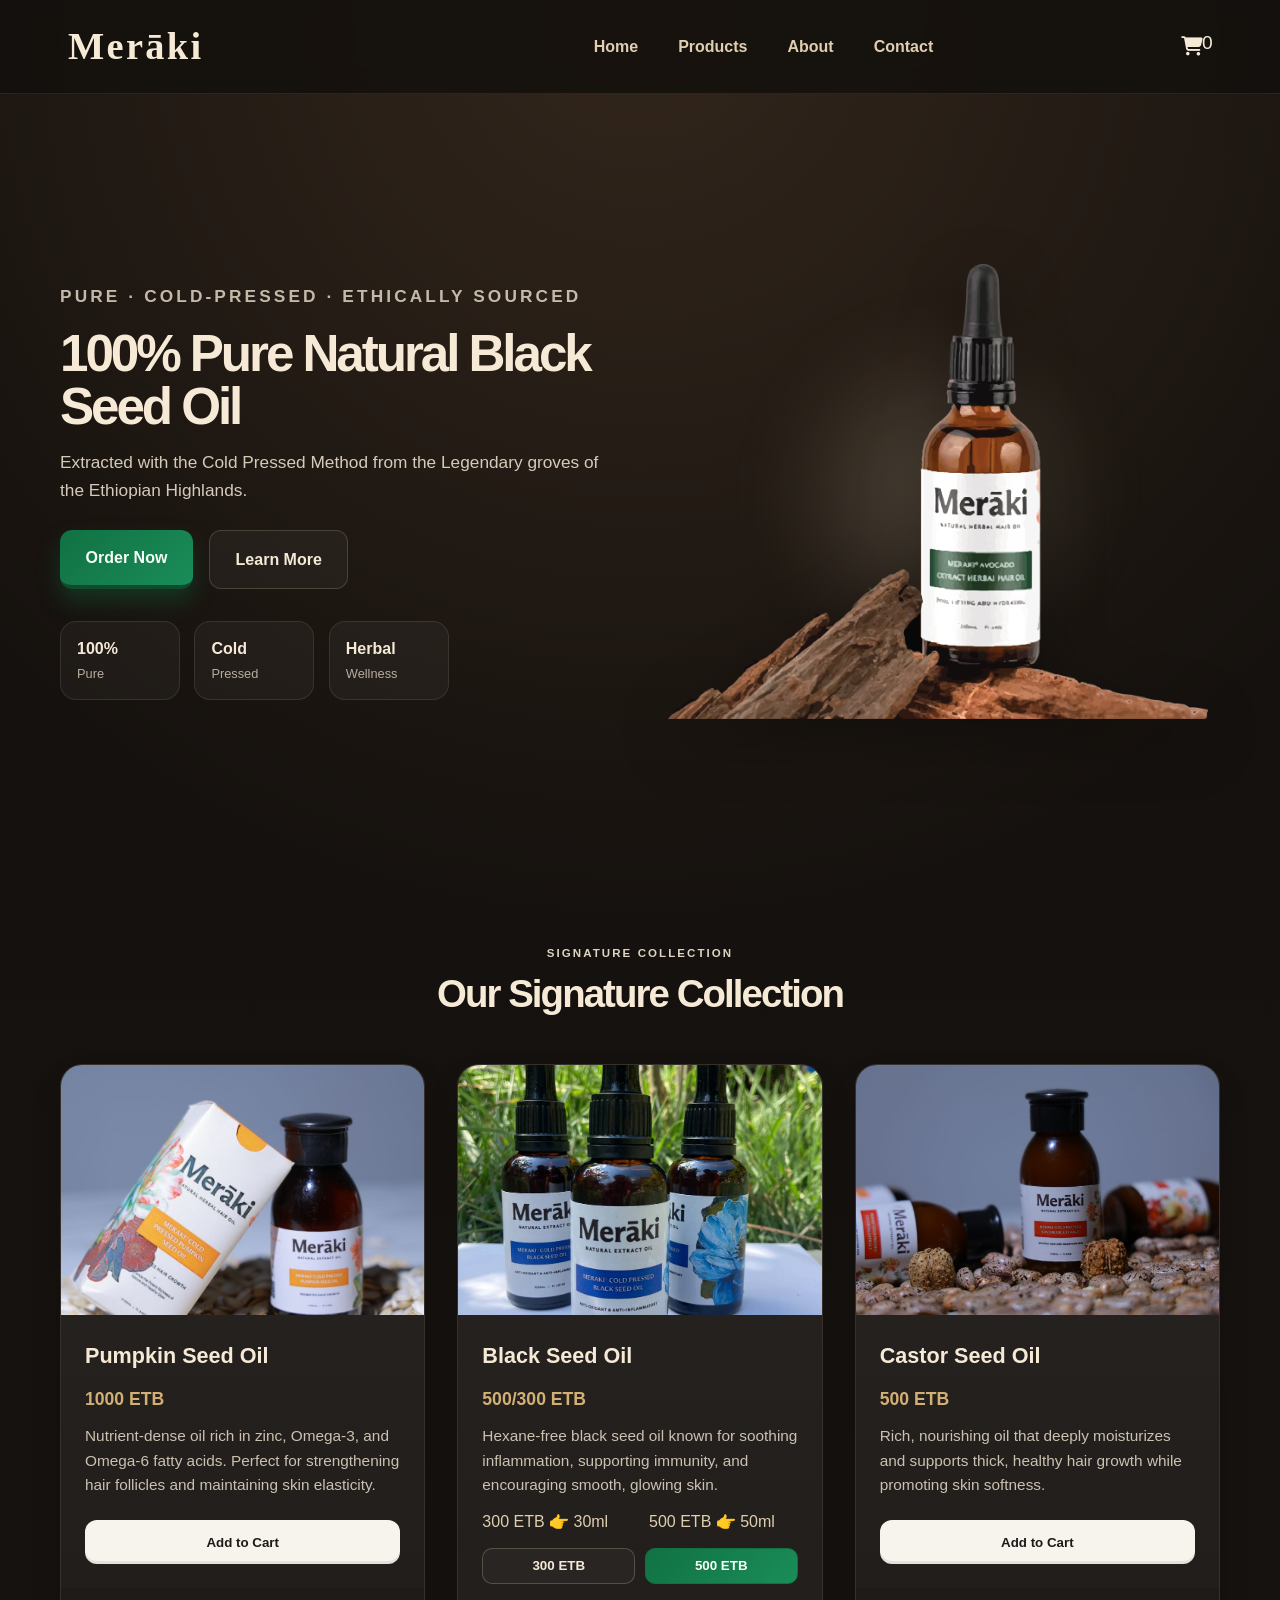
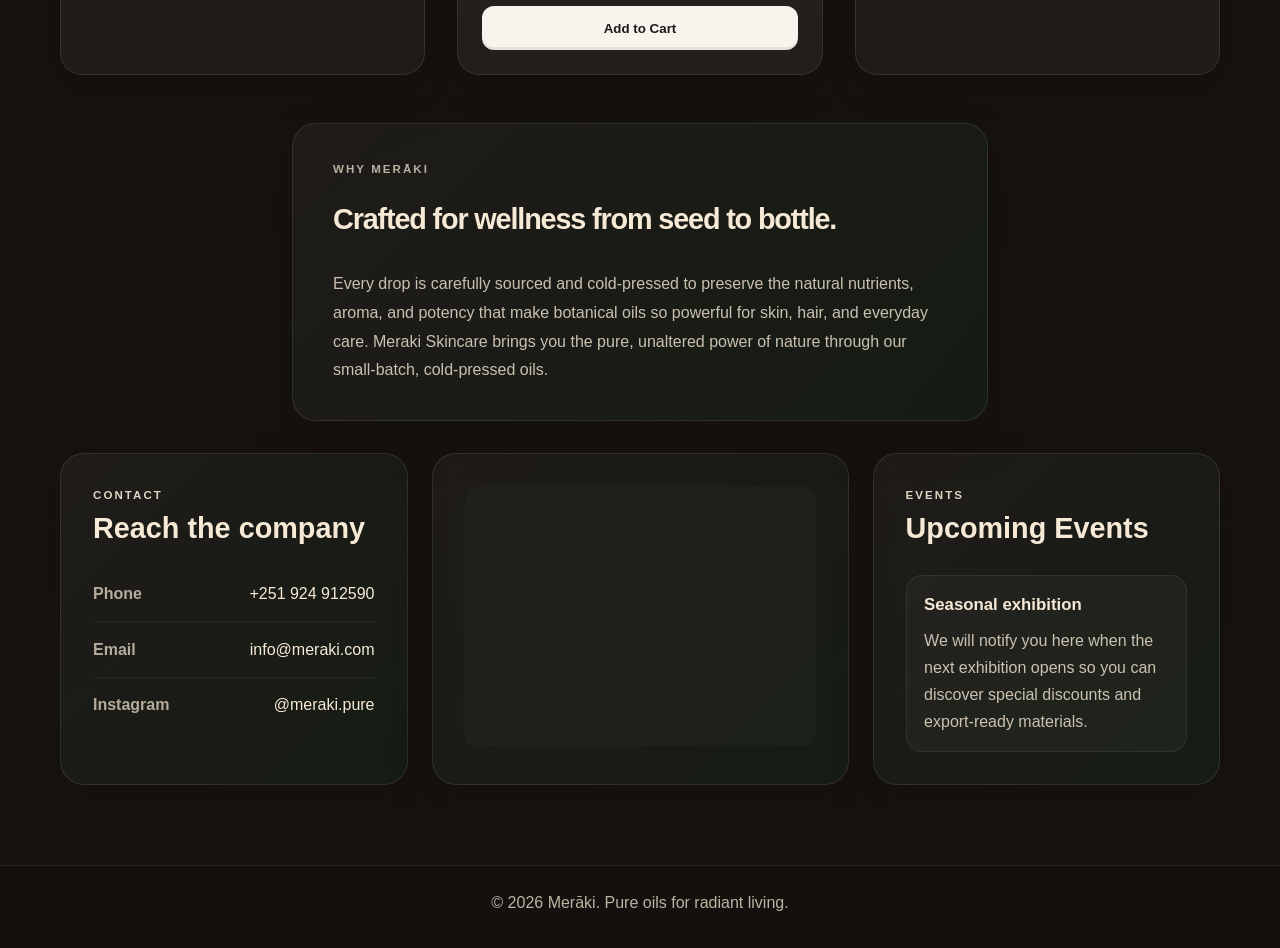
<file: index.html>
<!DOCTYPE html>
<html lang="en">
  <head>
    <meta charset="UTF-8" />
    <meta name="viewport" content="width=device-width, initial-scale=1.0" />
    <title>Merāki | Pure Natural Black Seed Oil</title>
    <link rel="stylesheet" href="https://cdnjs.cloudflare.com/ajax/libs/font-awesome/6.5.2/css/all.min.css" crossorigin="anonymous" referrerpolicy="no-referrer" />
    <link rel="stylesheet" href="style.css" />
  </head>
  <body>
    <header>
      <nav>
        <div class="logo">
          <h1>Merāki</h1>
        </div>

        <a href="cart.html" class="header-cart" aria-label="Open cart" title="Open cart">
          <i class="fa-solid fa-cart-shopping" aria-hidden="true"></i>
          <span id="cart-count" class="cart-count-badge">0</span>
        </a>

        <input type="checkbox" id="menu-toggle" aria-label="Toggle navigation menu" />
        <label class="menu-icon" for="menu-toggle" aria-label="Toggle menu">
          <span class="bar"></span>
          <span class="bar"></span>
          <span class="bar"></span>
        </label>
        

        <div class="nav-links">
          <a href="#home">Home</a>
          <a href="#products">Products</a>
          <a href="#about">About</a>
          <a href="#contact">Contact</a>
        </div>
      </nav>
    </header>

    <main>
      <section class="hero" id="home">
        <div class="hero-visual">
          <img
            class="hero-icon"
            src="pic_No_2.png"
            alt="Black seed oil bottle"
          />
        </div>

        <div class="hero-content">
          <p class="eyebrow">Pure · Cold-Pressed · Ethically Sourced</p>
          <h2>100% Pure Natural Black Seed Oil</h2>
          <p>
            Extracted with the Cold Pressed Method from the Legendary groves of
            the Ethiopian Highlands.
          </p>

          <div class="hero-actions">
            <a href="#products" class="btn btn-hero">Order Now </a>
            <a href="#about" class="btn btn-secondary">Learn More</a>
          </div>

          <div class="hero-stats">
            <div class="stat">
              <strong>100%</strong>
              <span>Pure</span>
            </div>
            <div class="stat">
              <strong>Cold</strong>
              <span>Pressed</span>
            </div>
            <div class="stat">
              <strong>Herbal</strong>
              <span>Wellness</span>
            </div>
          </div>
        </div>
      </section>

      <section class="products-container" id="products">
        <div class="section-heading">
          <p class="eyebrow">Signature collection</p>
          <h2 class="section-title">Our Signature Collection</h2>
        </div>
        <div class="product-grid">
          <article class="product-card">
            <img
              src="pumpkinseed-oil.png"
              alt="Pumpkin seed oil bottle for hair and skin nourishment"
            />
            <div class="product-info">
              <h3 class="product-title">Pumpkin Seed Oil</h3>
              <p class="product-price">1000 ETB</p>
              <p class="product-desc">
                Nutrient-dense oil rich in zinc, Omega-3, and Omega-6 fatty
                acids. Perfect for strengthening hair follicles and maintaining
                skin elasticity.
              </p>
              <button
                type="button"
                class="btn add-to-cart"
                data-id="pumpkin-seed-oil"
                data-name="Pumpkin Seed Oil"
                data-price="1000"
                data-image="pumpkinseed-oil.png"
                data-category="Hair Care"
              >
                Add to Cart
              </button>
            </div>
          </article>
          <article class="product-card">
            <img
              src="picno5.jpg"
              alt="Black seed oil bottle for wellness, immunity, and skin health"
            />
            <div class="product-info">
              <h3 class="product-title">Black Seed Oil</h3>
              <p class="product-price">500/300 ETB</p>
              <p class="product-desc">
                Hexane-free black seed oil known for soothing inflammation,
                supporting immunity, and encouraging smooth, glowing skin.
              </p>
              <p>300 ETB &#128073  30ml  &emsp;&emsp; 500 ETB &#128073  50ml</p>
               
              <div class="product-choices" aria-label="Choose Black Seed Oil size">
                <button type="button" class="variant-option" data-price="300">300 ETB</button>
                <button type="button" class="variant-option is-selected" data-price="500">500 ETB</button>                
              </div>
              <button
                type="button"
                class="btn add-to-cart"
                data-id="black-seed-oil"
                data-name="Black Seed Oil"
                data-price="500"
                data-image="picno5.jpg"
                data-category="Wellness"
              >
                Add to Cart
              </button>
            </div>
          </article>
          <article class="product-card">
            <img
              src="castor-oil.png"
              alt="Castor seed oil bottle for hair growth and deep hydration"
            />
            <div class="product-info">
              <h3 class="product-title">Castor Seed Oil</h3>
              <p class="product-price">500 ETB</p>
              <p class="product-desc">
                Rich, nourishing oil that deeply moisturizes and supports thick,
                healthy hair growth while promoting skin softness.
              </p>
              <button
                type="button"
                class="btn add-to-cart"
                data-id="castor-seed-oil"
                data-name="Castor Seed Oil"
                data-price="500"
                data-image="castor-oil.png"
                data-category="Skin Care"
              >
                Add to Cart
              </button>
            </div>
          </article>
        </div>
      </section>

      <section class="about-section" id="about">
        <div class="about-card">
          <p class="eyebrow">Why Merāki</p>
          <h3>Crafted for wellness from seed to bottle.</h3>
          <p>
            Every drop is carefully sourced and cold-pressed to preserve the
            natural nutrients, aroma, and potency that make botanical oils so
            powerful for skin, hair, and everyday care. Meraki Skincare brings you the pure, unaltered power of nature through our small-batch, cold-pressed oils.
          </p>
        </div>
      </section>

      <section class="company-contact" id="contact">
        <div class="contact-info-card">
          <p class="eyebrow">Contact</p>
          <h3>Reach the company</h3>
          <div class="contact-row">
            <span class="contact-label">Phone</span>
            <a href="tel:+251924912590 ">+251 924 912590</a>
          </div>
          <div class="contact-row">
            <span class="contact-label">Email</span>
            <a href="mailto:info@meraki.com">info@meraki.com</a>
          </div>
          <div class="contact-row">
            <span class="contact-label">Instagram</span>
            <a href="https://www.instagram.com/meraki.pure/" target="_blank" rel="noreferrer">@meraki.pure</a>
          </div>
        </div>

        <div class="map-card" aria-label="Map location for Meraki">
          <a
            href="https://maps.app.goo.gl/w9cEqjcJiNXdTFoF7"
            target="_blank"
            rel="noreferrer"
            class="map-link"
            aria-label="Open Meraki location on Google Maps"
          >
            <iframe
              src="https://www.google.com/maps?q=Meraki%20Pure%20Natural%20Black%20Seed%20Oil%20Addis%20Ababa&output=embed"
              loading="lazy"
              referrerpolicy="no-referrer-when-downgrade"
              allowfullscreen
              title="Meraki location map"
            ></iframe>
          </a>
        </div>

        <div class="events-card">
          <p class="eyebrow">Events</p>
          <h3>Upcoming Events</h3>
          <ul class="event-list">
            <li class="event-item">
              <strong>Seasonal exhibition</strong>
              <span>
                We will notify you here when the next exhibition opens so you can
                discover special discounts and export-ready materials.
              </span>
            </li>
          </ul>
        </div>
      </section>
    </main>

    <footer id="contact">
      <p>© 2026 Merāki. Pure oils for radiant living.</p>
    </footer>
    <script defer src="script.js"></script>
  </body>
</html>
</file>
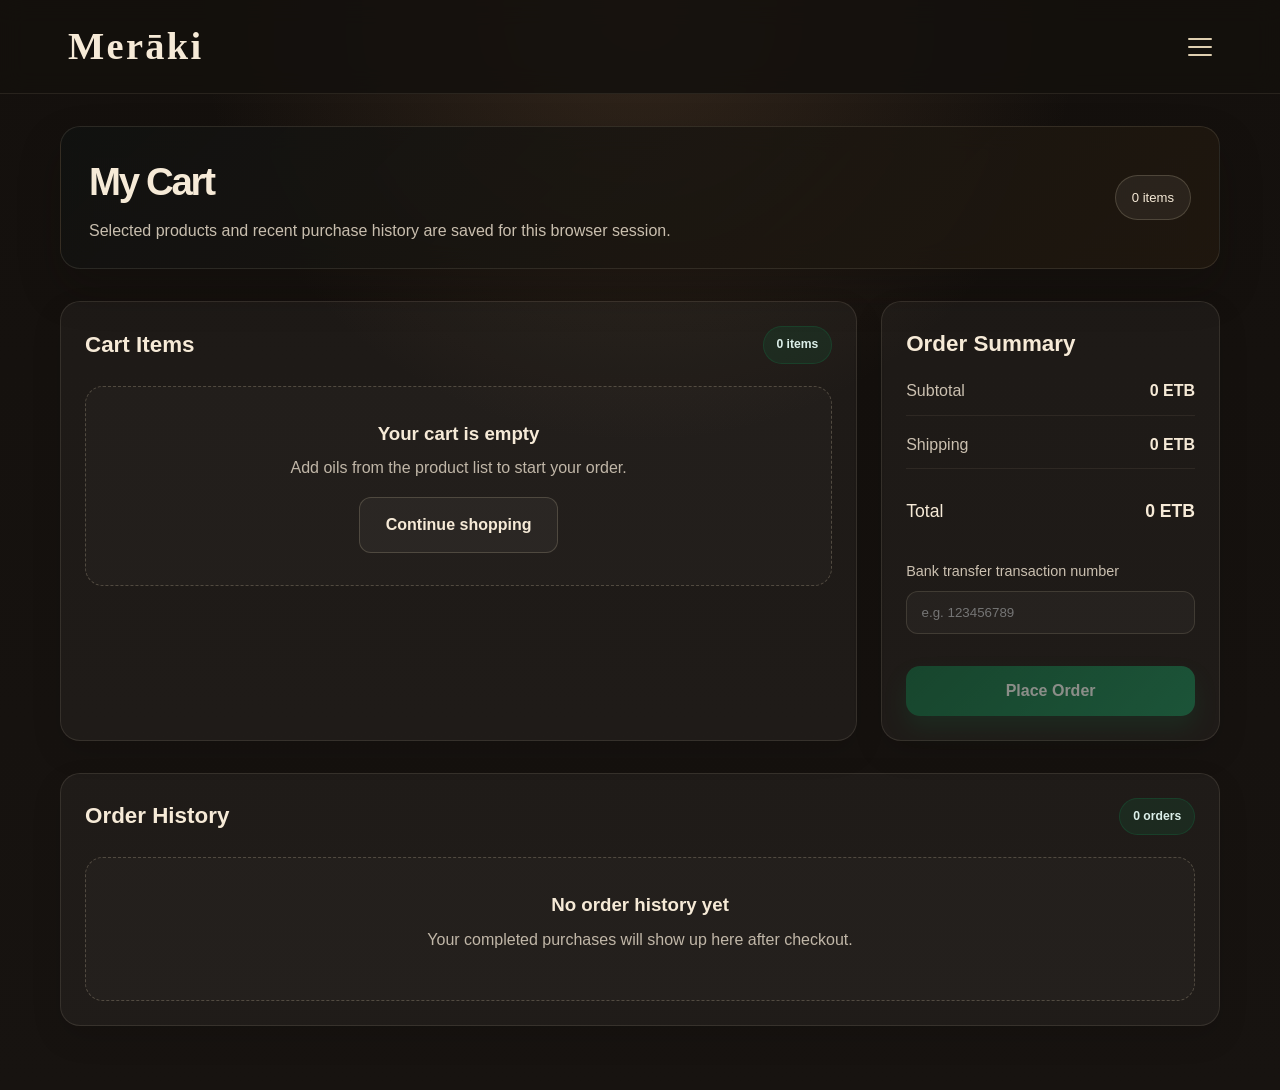
<file: cart.html>
<!DOCTYPE html>
<html lang="en">
  <head>
    <meta charset="UTF-8" />
    <meta name="viewport" content="width=device-width, initial-scale=1.0" />
    <title>Merāki | Cart & Orders</title>
    <link rel="stylesheet" href="https://cdnjs.cloudflare.com/ajax/libs/font-awesome/6.5.2/css/all.min.css" crossorigin="anonymous" referrerpolicy="no-referrer" />
    <link rel="stylesheet" href="style.css" />
    <link rel="stylesheet" href="cart.css" />
    <script defer src="script.js"></script>
  </head>
  <body class="cart-page">
    <header class="cart-header">
      <nav class="cart-nav">
        <div class="logo">
          <h1>Merāki</h1>
        </div>

        <input type="checkbox" id="menu-toggle" aria-label="Toggle navigation menu" />
        <label class="menu-icon" for="menu-toggle" aria-label="Toggle menu">
          <span class="bar"></span>
          <span class="bar"></span>
          <span class="bar"></span>
        </label>
        

        <div class="nav-links">
          <a href="index.html">Home</a>
          <a href="index.html#products">Products</a>
          <a href="index.html#about">About</a>
        </div>
      </nav>
    </header>

    <main class="cart-main">
      <div class="container">
        <header class="header">
          <div>
            <h1>My Cart</h1>
            <p>Selected products and recent purchase history are saved for this browser session.</p>
          </div>
          <div class="badge" id="cart-summary-badge">0 items</div>
        </header>
        <div class="cart-layout">
          <section class="section cart-section">
            <div class="section-head">
              <h2>Cart Items</h2>
              <span class="pill" id="cart-pill">0 items</span>
            </div>
            <div id="cart-items" class="cart-items"></div>
          </section>

          <aside class="summary-panel">
            <h2>Order Summary</h2>
            <div class="summary-row">
              <span>Subtotal</span>
              <strong id="subtotal">$0.00</strong>
            </div>
            <div class="summary-row">
              <span>Shipping</span>
              <strong id="shipping">$0.00</strong>
            </div>
            <div class="summary-row total-row">
              <span>Total</span>
              <strong id="total">$0.00</strong>
            </div>

            <form id="payment-form" class="payment-form">
              <label>
                Bank transfer transaction number
                <input type="text" id="transaction-number" name="transactionNumber" placeholder="e.g. 123456789" required />
              </label>
              
              <div id="proof-preview" class="proof-preview hidden"></div>
            </form>

            <button id="checkout-btn" type="button" class="checkout-btn">Place Order</button>
          </aside>
        </div>

        <section class="section">
          <div class="section-head">
            <h2>Order History</h2>
            <span class="pill" id="history-pill">0 orders</span>
          </div>
          <div id="order-history" class="history-list"></div>
        </section>
      </div>
    </main>

    <div id="toast" class="toast" role="status" aria-live="polite"></div>
  </body>
</html>
</file>
<file: style.css>
:root {
    --bg-900: #14100d;
    --bg-800: #1e1814;
    --bg-700: #2d2823;
    --panel: rgba(255, 255, 255, 0.05);
    --panel-strong: #f7f3ed;
    --gold: #dfcfb0;
    --gold-soft: #f6ead7;
    --green: #117143;
    --green-dark: #114b2f;
    --text-dark: #1d1a17;
    --text-muted: #5f564c;
    --shadow: 0 20px 40px rgba(15, 11, 9, 0.25);
}

* {
    margin: 0;
    padding: 0;
    box-sizing: border-box;
    font-family: "Segoe UI", Tahoma, Geneva, Verdana, sans-serif;
}

html {
    scroll-behavior: smooth;
}

body {
    background:
        radial-gradient(circle at top, rgba(140, 103, 70, 0.26), transparent 35%),
        linear-gradient(180deg, var(--bg-900) 0%, #171310 100%);
    color: var(--gold);
    line-height: 1.6;
}

a {
    text-decoration: none;
}

img {
    max-width: 100%;
    display: block;
}

header {
    position: sticky;
    top: 0;
    z-index: 60;
    background: rgba(20, 16, 13, 0.88);
    backdrop-filter: blur(12px);
    border-bottom: 1px solid rgba(223, 207, 176, 0.1);
}

body.cart-page .cart-header {
    z-index: 1000;
}

body.cart-page .menu-icon {
    display: flex;
}

body.cart-page .nav-links {
    position: absolute;
    top: calc(100% + 0.35rem);
    right: 1rem;
    left: auto;
    width: min(220px, calc(100% - 2rem));
    display: none;
    flex-direction: column;
    gap: 0.2rem;
    background: rgba(45, 40, 35, 0.98);
    border: 1px solid rgba(223, 207, 176, 0.1);
    border-radius: 14px;
    padding: 0.75rem;
    box-shadow: var(--shadow);
    z-index: 100;
    animation: slideDown 0.25s ease;
}

body.cart-page #menu-toggle:checked ~ .nav-links {
    display: flex;
}

nav {
    max-width: 1200px;
    margin: 0 auto;
    display: flex;
    justify-content: space-between;
    align-items: center;
    padding: 1rem 1.25rem;
    position: relative;
    gap: 1rem;
}

.logo h1 {
    font-family: Georgia, "Times New Roman", serif;
    font-size: clamp(2rem, 3vw, 2.6rem);
    letter-spacing: 0.06em;
    color: var(--gold-soft);
}

.menu-icon {
    display: flex;
    flex-direction: column;
    justify-content: space-between;
    width: 24px;
    height: 18px;
    cursor: pointer;
    z-index: 10;
    margin-left: auto;

}

.header-cart {
    position: relative;
    display: inline-flex;
    align-items: center;
    justify-content: center;
    width: 2.5rem;
    height: 2.5rem;
    color: var(--gold-soft);
    font-size: 1.2rem;
    flex-shrink: 0;
    transition: color 0.25s ease, transform 0.25s ease;
}

.header-cart:hover {
    color: var(--gold);
    transform: translateY(-2px);
}

.header-cart.cart-pop {
    animation: cart-pop 0.42s ease;
}

.header-cart .cart-count-badge {
    position: absolute;
    top: 0.05rem;
    right: -0.05rem;
}

.cart-fly-item {
    position: fixed;
    z-index: 1200;
    border-radius: 16px;
    object-fit: cover;
    pointer-events: none;
    box-shadow: 0 18px 35px rgba(0, 0, 0, 0.28);
    opacity: 1;
    transition: transform 0.5s cubic-bezier(0.22, 1, 0.36, 1), opacity 0.45s ease;
    transform: translate(0, 0) scale(1);
}

.menu-icon .bar {
    width: 100%;
    height: 2px;
    background: var(--gold);
    border-radius: 5px;
    transition: 0.3s ease;
}

#menu-toggle {
    display: none;
}

.nav-links {
    position: absolute;
    top: calc(100% + 0.35rem);
    right: 1rem;
    left: auto;
    width: min(220px, calc(100% - 2rem));
    display: none;
    flex-direction: column;
    gap: 0.2rem;
    background: rgba(45, 40, 35, 0.98);
    border: 1px solid rgba(223, 207, 176, 0.1);
    border-radius: 14px;
    padding: 0.75rem;
    box-shadow: var(--shadow);
    z-index: 100;
    animation: slideDown 0.25s ease;
}

#menu-toggle:checked ~ .nav-links {
    display: flex;
}

.nav-links a {
    color: var(--gold);
    padding: 0.85rem 1rem;
    border-radius: 10px;
    transition: background 0.25s ease, transform 0.25s ease;
}

.nav-links a:hover {
    background: rgba(255, 255, 255, 0.04);
    transform: translateX(4px);
}

main {
    overflow: hidden;
}

.hero {
    max-width: 1200px;
    margin: 0 auto;
    display: flex;
    align-items: center;
    justify-content: space-between;
    gap: 2rem;
    padding: 2rem 1.25rem 4rem;
    min-height: calc(100vh - 90px);
}

.hero-visual,
.hero-content {
    flex: 1;
}

.hero-visual {
    display: flex;
    justify-content: center;
    align-items: center;
    position: relative;
}

.hero-visual::before {
    content: "";
    position: absolute;
    inset: 10% 12%;
    background: radial-gradient(circle, rgba(223, 207, 176, 0.25), transparent 60%);
    filter: blur(30px);
    z-index: 0;
}

.hero-icon {
    position: relative;
    z-index: 1;
    width: min(100%, 540px);
    height: min(100%, 540px);
    object-fit: contain;
    border-radius: 0;
    border: none;
    box-shadow: none;
    background: transparent;
    animation: float 6s ease-in-out infinite;
    filter: drop-shadow(0 18px 30px rgba(0, 0, 0, 0.30)) brightness(1.08) saturate(1.05);
}

.hero-content {
    display: flex;
    flex-direction: column;
    align-items: flex-start;
    gap: 1rem;
    animation: fadeUp 0.8s ease both;
}

.eyebrow {
    text-transform: uppercase;
    letter-spacing: 0.18em;
    font-size: 0.72rem;
    font-weight: 700;
    color: var(--gold-soft);
    opacity: 0.9;
}

.hero-content h2 {
    font-size: clamp(2.5rem, 4vw, 5rem);
    line-height: 1.04;
    letter-spacing: -0.06em;
    max-width: 560px;
    color: var(--gold-soft);
}

.hero-content p {
    font-size: 1.08rem;
    color: rgba(246, 234, 215, 0.85);
    max-width: 560px;
}

.hero-actions {
    display: flex;
    flex-wrap: wrap;
    gap: 1rem;
    margin-top: 0.6rem;
}

.btn {
    display: inline-flex;
    align-items: center;
    justify-content: center;
    border-radius: 12px;
    padding: 0.9rem 1.6rem;
    font-weight: 700;
    transition: transform 0.25s ease, box-shadow 0.25s ease, background 0.25s ease;
    cursor: pointer;
    border: none;
}

.btn:hover {
    transform: translateY(-3px);
}

.btn-hero {
    background: linear-gradient(135deg, var(--green), #1a8d59);
    color: #f6fff8;
    box-shadow: 0 12px 22px rgba(17, 113, 67, 0.35);
    border-bottom: 4px solid var(--green-dark);
}

.btn-secondary {
    background: rgba(255, 255, 255, 0.04);
    border: 1px solid rgba(223, 207, 176, 0.2);
    color: var(--gold-soft);
}

.hero-stats {
    display: flex;
    gap: 0.9rem;
    flex-wrap: wrap;
    margin-top: 1rem;
}

.stat {
    min-width: 120px;
    background: rgba(255, 255, 255, 0.04);
    border: 1px solid rgba(223, 207, 176, 0.12);
    border-radius: 16px;
    padding: 0.9rem 1rem;
    display: flex;
    flex-direction: column;
    gap: 0.15rem;
}

.stat strong {
    font-size: 1rem;
    color: var(--gold-soft);
}

.stat span {
    font-size: 0.8rem;
    color: rgba(246, 234, 215, 0.7);
}

.products-container {
    max-width: 1200px;
    margin: 0 auto;
    padding: 2.5rem 1.25rem 3rem;
}

.section-heading {
    text-align: center;
    margin-bottom: 2.5rem;
}

.section-title {
    color: var(--gold-soft);
    font-size: clamp(2rem, 3vw, 3rem);
    letter-spacing: -0.05em;
}

.product-grid {
    display: grid;
    grid-template-columns: repeat(auto-fit, minmax(260px, 1fr));
    gap: 2rem;
}

.product-card {
    background: rgba(255, 255, 255, 0.04);
    border: 1px solid rgba(223, 207, 176, 0.12);
    border-radius: 22px;
    overflow: hidden;
    box-shadow: 0 16px 28px rgba(2, 2, 2, 0.18);
    transition: transform 0.35s ease, box-shadow 0.35s ease, border-color 0.35s ease;
    animation: fadeUp 0.8s ease both;
}

.product-card:nth-child(2) {
    animation-delay: 0.12s;
}

.product-card:nth-child(3) {
    animation-delay: 0.24s;
}

.product-card:hover {
    transform: translateY(-8px);
    border-color: rgba(223, 207, 176, 0.24);
    box-shadow: 0 24px 46px rgba(4, 4, 2, 0.25);
}

.product-card img {
    width: 100%;
    height: 250px;
    object-fit: cover;
}

.product-info {
    padding: 1.5rem;
    display: flex;
    flex-direction: column;
    gap: 0.7rem;
    background: linear-gradient(180deg, rgba(255, 255, 255, 0.03), rgba(255, 255, 255, 0.01));
}

.product-title {
    font-size: 1.35rem;
    color: var(--gold-soft);
}

.product-price {
    color: #d2af74;
    font-size: 1.1rem;
    font-weight: 700;
}

.product-choices {
    display: flex;
    flex-wrap: wrap;
    gap: 0.6rem;
    margin-top: 0.1rem;
}

.variant-option {
    flex: 1 1 100px;
    border: 1px solid rgba(223, 207, 176, 0.25);
    background: rgba(255, 255, 255, 0.03);
    color: var(--gold-soft);
    border-radius: 10px;
    padding: 0.6rem 0.8rem;
    font-weight: 700;
    cursor: pointer;
    transition: background 0.2s ease, border-color 0.2s ease, transform 0.2s ease;
}

.variant-option:hover {
    transform: translateY(-1px);
    border-color: rgba(223, 207, 176, 0.45);
}

.variant-option.is-selected {
    background: linear-gradient(135deg, var(--green), #1a8d59);
    border-color: var(--green);
    color: #f6fff8;
}

.product-desc {
    color: rgba(246, 234, 215, 0.8);
    font-size: 0.96rem;
    flex-grow: 1;
}

.product-card .btn {
    margin-top: 0.7rem;
    width: 100%;
    background: var(--panel-strong);
    color: var(--text-dark);
    box-shadow: inset 0 -3px 0 rgba(0, 0, 0, 0.08);
}

.add-to-cart.is-adding {
    animation: add-to-cart-bounce 0.5s ease;
}

@keyframes add-to-cart-bounce {
    0% {
        transform: scale(1);
    }
    30% {
        transform: scale(1.08);
    }
    60% {
        transform: scale(0.97);
    }
    100% {
        transform: scale(1);
    }
}

@keyframes cart-pop {
    0% {
        transform: scale(1);
    }
    35% {
        transform: scale(1.28);
    }
    70% {
        transform: scale(0.95);
    }
    100% {
        transform: scale(1);
    }
}

.about-section,
.company-contact {
    max-width: 1200px;
    margin: 0 auto;
    padding: 0 1.25rem 2rem;
}

.about-card {
    width: min(60%, 700px);
    margin: 0 auto;
    background: linear-gradient(135deg, rgba(255, 255, 255, 0.04), rgba(17, 113, 67, 0.1));
    border: 1px solid rgba(223, 207, 176, 0.12);
    border-radius: 24px;
    padding: 2.2rem 2.5rem;
    text-align: left;
    box-shadow: var(--shadow);
    display: flex;
    flex-direction: column;
    gap: 1rem;
    transition: transform 0.35s ease, box-shadow 0.35s ease, border-color 0.35s ease;
}

.about-card:hover {
    transform: translateY(-8px);
    border-color: rgba(223, 207, 176, 0.24);
    box-shadow: 0 24px 46px rgba(4, 4, 2, 0.25);
}

.about-card h3 {
    color: var(--gold-soft);
    font-size: clamp(1.8rem, 2vw, 2.6rem);
    margin-bottom: 0.75rem;
    letter-spacing: -0.04em;
}

.about-card p {
    color: rgba(246, 234, 215, 0.8);
    line-height: 1.8;
}

.company-contact {
    display: grid;
    grid-template-columns: 1fr 1.2fr 1fr;
    gap: 1.5rem;
    margin-bottom: 3rem;
    align-items: stretch;
}

.contact-info-card,
.map-card,
.events-card {
    background: linear-gradient(135deg, rgba(255, 255, 255, 0.04), rgba(17, 113, 67, 0.1));
    border: 1px solid rgba(223, 207, 176, 0.12);
    border-radius: 24px;
    padding: 2rem;
    box-shadow: var(--shadow);
}

.contact-info-card h3,
.events-card h3 {
    color: var(--gold-soft);
    font-size: clamp(1.8rem, 2vw, 2.3rem);
    margin-bottom: 1rem;
}

.events-card {
    display: flex;
    flex-direction: column;
    justify-content: center;
}

.event-list {
    list-style: none;
    display: flex;
    flex-direction: column;
    gap: 1rem;
    margin-top: 0.5rem;
}

.event-item {
    display: flex;
    flex-direction: column;
    gap: 0.5rem;
    padding: 1rem 1.1rem;
    border-radius: 16px;
    background: rgba(255, 255, 255, 0.03);
    border: 1px solid rgba(223, 207, 176, 0.09);
    color: rgba(246, 234, 215, 0.85);
}

.event-item strong {
    color: var(--gold-soft);
    font-size: 1.05rem;
}

.event-item span {
    color: rgba(246, 234, 215, 0.8);
    line-height: 1.7;
}

.contact-row {
    display: flex;
    justify-content: space-between;
    gap: 1rem;
    padding: 0.9rem 0;
    border-bottom: 1px solid rgba(223, 207, 176, 0.08);
    color: rgba(246, 234, 215, 0.8);
}

.contact-row:last-child {
    border-bottom: none;
}

.contact-label {
    color: rgba(246, 234, 215, 0.7);
    font-weight: 700;
    min-width: 90px;
}

.contact-row a {
    color: var(--gold-soft);
    text-align: right;
}

.map-card {
    overflow: hidden;
    display: flex;
    align-items: stretch;
}

.map-link {
    display: block;
    width: 100%;
    min-height: 260px;
    border-radius: 18px;
    overflow: hidden;
    transition: transform 0.25s ease, box-shadow 0.25s ease;
}

.map-link:hover {
    transform: translateY(-3px);
    box-shadow: 0 14px 28px rgba(0, 0, 0, 0.2);
}

.map-link iframe {
    width: 100%;
    min-height: 260px;
    border: 0;
    display: block;
    background: rgba(255, 255, 255, 0.02);
}

.contact-actions {
    display: flex;
    flex-direction: column;
    gap: 0.8rem;
    margin-top: 1rem;
}

.btn-contact {
    width: 100%;
    background: linear-gradient(135deg, var(--green), #1a8d59);
    color: #f6fff8;
    box-shadow: 0 12px 22px rgba(17, 113, 67, 0.35);
    border-bottom: 4px solid var(--green-dark);
    font-weight: 700;
    font-size: 1rem;
}

footer {
    background: rgba(20, 16, 13, 0.9);
    border-top: 1px solid rgba(223, 207, 176, 0.08);
    text-align: center;
    padding: 1.5rem 1rem 2rem;
    color: rgba(246, 234, 215, 0.75);
}

@media (max-width: 980px) {
    .company-contact {
        grid-template-columns: 1fr;
    }

    .events-card,
    .map-card,
    .contact-info-card {
        grid-column: auto;
    }
}

@media (max-width: 768px) {
    .about-card {
        width: 100%;
        padding: 1.6rem 1.4rem;
    }

    .contact-row {
        flex-direction: column;
        align-items: flex-start;
    }

    .contact-row a {
        text-align: left;
    }
}

@keyframes fadeUp {
    from {
        opacity: 0;
        transform: translateY(18px);
    }
    to {
        opacity: 1;
        transform: translateY(0);
    }
}

@keyframes float {
    0%,
    100% {
        transform: translateY(0px);
    }
    50% {
        transform: translateY(-12px);
    }
}

@keyframes slideDown {
    from {
        opacity: 0;
        transform: translateY(-10px);
    }
    to {
        opacity: 1;
        transform: translateY(0);
    }
}

@media (min-width: 768px) {
    nav {
        padding: 1rem 1.75rem;
    }

    .menu-icon {
        display: none;
    }

    .header-cart {
        order: 3;
    }

    .nav-links {
        position: static;
        display: flex;
        flex-direction: row;
        align-items: center;
        gap: 0.5rem;
        background: transparent;
        border: none;
        box-shadow: none;
        padding: 0;
        animation: none;
    }

    body.cart-page .menu-icon {
        display: flex;
    }

    body.cart-page .nav-links {
        position: absolute;
        top: calc(100% + 0.35rem);
        right: 1rem;
        left: auto;
        width: min(220px, calc(100% - 2rem));
        display: none;
        flex-direction: column;
        gap: 0.2rem;
        background: rgba(45, 40, 35, 0.98);
        border: 1px solid rgba(223, 207, 176, 0.1);
        border-radius: 14px;
        padding: 0.75rem;
        box-shadow: var(--shadow);
        z-index: 100;
        animation: slideDown 0.25s ease;
    }

    .nav-links a {
        padding: 0.65rem 1rem;
        font-weight: 600;
    }

    .nav-links a:hover {
        background: rgba(255, 255, 255, 0.04);
        transform: translateY(-2px);
    }

    .hero {
        padding-top: 3rem;
    }

    .hero .hero-content {
        order: 1;
    }

    .hero .hero-visual {
        order: 2;
    }
}

@media (max-width: 767px) {
    .hero {
        flex-direction: column;
        text-align: left;
        min-height: auto;
        padding-top: 1.5rem;
    }

    .hero-content {
        width: 100%;
    }

    .hero-content h2 {
        max-width: 100%;
    }

    .hero-actions {
        width: 100%;
    }

    .btn-hero,
    .btn-secondary {
        width: 100%;
    }

    .hero-stats {
        width: 100%;
    }

    .stat {
        flex: 1;
        min-width: 0;
    }

    .product-grid {
        grid-template-columns: 1fr;
    }

    .product-card {
        border-radius: 18px;
    }
}

body.cart-page .cart-nav .menu-icon {
    display: flex;
}

body.cart-page .cart-nav .nav-links {
    position: absolute;
    top: calc(100% + 0.35rem);
    right: 1rem;
    left: auto;
    width: min(220px, calc(100% - 2rem));
    display: none;
    flex-direction: column;
    gap: 0.2rem;
    background: rgba(45, 40, 35, 0.98);
    border: 1px solid rgba(223, 207, 176, 0.1);
    border-radius: 14px;
    padding: 0.75rem;
    box-shadow: var(--shadow);
    z-index: 100;
    animation: slideDown 0.25s ease;
}

body.cart-page #menu-toggle:checked ~ .nav-links {
    display: flex;
}
</file>
<file: cart.css>
.cart-main {
    padding: 2rem 0 4rem;
}

.cart-page .container {
    max-width: 1200px;
    margin: 0 auto;
    padding: 0 1.25rem;
}

.cart-page .header {
    display: flex;
    justify-content: space-between;
    align-items: center;
    gap: 1rem;
    margin-bottom: 2rem;
    padding: 1.5rem 1.75rem;
    background: linear-gradient(135deg, rgba(17, 18, 17, 0.86), rgba(34, 25, 15, 0.78));
    border: 1px solid rgba(223, 207, 176, 0.12);
    border-radius: 20px;
    box-shadow: 0 20px 40px rgba(15, 11, 9, 0.25);
}

.cart-page .header h1 {
    color: var(--gold-soft);
    font-size: clamp(2rem, 3vw, 2.8rem);
    letter-spacing: -0.06em;
}

.cart-page .header p {
    margin-top: 0.35rem;
    color: rgba(246, 234, 215, 0.8);
}

.cart-page .badge {
    background: rgba(255,255,255,0.06);
    border: 1px solid rgba(223, 207, 176, 0.2);
    border-radius: 999px;
    padding: 0.7rem 1rem;
    color: var(--gold-soft);
    font-size: 0.82rem;
    white-space: nowrap;
}

.cart-page .stats {
    display: grid;
    grid-template-columns: repeat(3, minmax(180px, 1fr));
    gap: 1.1rem;
    margin-bottom: 2rem;
}

.cart-page .stat-box {
    background: rgba(255,255,255,0.04);
    border: 1px solid rgba(223, 207, 176, 0.12);
    border-radius: 18px;
    padding: 1.2rem 1.1rem;
    box-shadow: 0 12px 25px rgba(0,0,0,0.12);
}

.cart-page .stat-box .label {
    font-size: 0.7rem;
    text-transform: uppercase;
    letter-spacing: 0.08em;
    color: rgba(246, 234, 215, 0.72);
    margin-bottom: 0.5rem;
}

.cart-page .stat-box .value {
    color: var(--gold-soft);
    font-size: 1.7rem;
    font-weight: 700;
}

.cart-layout {
    display: grid;
    grid-template-columns: minmax(0, 2fr) minmax(290px, 0.85fr);
    gap: 1.5rem;
    margin-bottom: 2rem;
}
body.cart-page .menu-icon {
  display: none;
}

.cart-page .section,
.summary-panel {
    background: rgba(255,255,255,0.04);
    border: 1px solid rgba(223, 207, 176, 0.12);
    border-radius: 20px;
    padding: 1.5rem;
    box-shadow: 0 12px 30px rgba(0,0,0,0.12);
}

.section-head {
    display: flex;
    justify-content: space-between;
    align-items: center;
    gap: 1rem;
    margin-bottom: 1.4rem;
}

.section-head h2,
.summary-panel h2 {
    font-size: 1.4rem;
    color: var(--gold-soft);
}

.pill {
    background: rgba(17, 113, 67, 0.18);
    border: 1px solid rgba(17, 113, 67, 0.3);
    color: #dcefe9;
    border-radius: 999px;
    padding: 0.5rem 0.8rem;
    font-size: 0.76rem;
    font-weight: 700;
}

.cart-items,
.history-list {
    display: flex;
    flex-direction: column;
    gap: 1rem;
}

.cart-item {
    display: flex;
    gap: 1rem;
    padding: 0.9rem;
    background: rgba(255,255,255,0.03);
    border: 1px solid rgba(223, 207, 176, 0.1);
    border-radius: 16px;
}

.cart-item img {
    width: 110px;
    height: 110px;
    object-fit: cover;
    border-radius: 12px;
}

.cart-item-info {
    flex: 1;
    display: flex;
    flex-direction: column;
    justify-content: space-between;
    gap: 0.9rem;
}

.cart-item-header,
.cart-item-footer {
    display: flex;
    justify-content: space-between;
    align-items: center;
    gap: 0.75rem;
}

.cart-item-header h3 {
    color: var(--gold-soft);
    font-size: 1.1rem;
    margin-bottom: 0.15rem;
}

.cart-item-header p {
    color: rgba(246, 234, 215, 0.72);
    font-size: 0.85rem;
}

.remove-btn,
.qty-btn {
    border: none;
    border-radius: 10px;
    cursor: pointer;
    transition: transform 0.2s ease;
}

.remove-btn {
    background: rgba(255,255,255,0.06);
    color: #f9d2d2;
    padding: 0.45rem 0.7rem;
}

.qty-control {
    display: inline-flex;
    align-items: center;
    gap: 0.7rem;
    background: rgba(255,255,255,0.04);
    border: 1px solid rgba(223, 207, 176, 0.1);
    border-radius: 999px;
    padding: 0.2rem 0.5rem;
}

.qty-btn {
    width: 28px;
    height: 28px;
    background: rgba(223, 207, 176, 0.12);
    color: var(--gold-soft);
    font-size: 1.1rem;
    font-weight: 700;
}

.qty-btn:hover,
.remove-btn:hover,
.checkout-btn:hover {
    transform: translateY(-1px);
}

.cart-item-footer strong,
.summary-row strong {
    color: var(--gold-soft);
}

.summary-panel {
    display: flex;
    flex-direction: column;
    gap: 1rem;
    align-self: start;
    position: sticky;
    top: 92px;
}

.summary-row {
    display: flex;
    justify-content: space-between;
    gap: 1rem;
    color: rgba(246, 234, 215, 0.8);
    padding-bottom: 0.7rem;
    border-bottom: 1px solid rgba(223, 207, 176, 0.08);
}

.total-row {
    border-bottom: none;
    padding-top: 0.7rem;
    font-size: 1.1rem;
    color: var(--gold-soft);
}

.payment-form {
    display: flex;
    flex-direction: column;
    gap: 1rem;
    margin: 0.5rem 0 1rem;
}

.payment-form label {
    display: flex;
    flex-direction: column;
    gap: 0.5rem;
    color: rgba(246, 234, 215, 0.8);
    font-size: 0.9rem;
}

.payment-form input {
    width: 100%;
    border-radius: 12px;
    border: 1px solid rgba(223, 207, 176, 0.15);
    background: rgba(255,255,255,0.03);
    color: var(--gold-soft);
    padding: 0.8rem 0.9rem;
}

.payment-form input[type="file"] {
    padding: 0.7rem;
}

.proof-preview {
    margin-top: 0.25rem;
    border-radius: 12px;
    overflow: hidden;
    border: 1px solid rgba(223, 207, 176, 0.15);
    background: rgba(255,255,255,0.02);
}

.proof-preview img {
    display: block;
    width: 100%;
    height: 180px;
    object-fit: cover;
}

.hidden {
    display: none;
}

.checkout-btn {
    width: 100%;
    border: none;
    border-radius: 14px;
    background: linear-gradient(135deg, var(--green), #1a8d59);
    color: #f6fff8;
    padding: 1rem 1.2rem;
    font-size: 1rem;
    font-weight: 700;
    cursor: pointer;
    box-shadow: 0 12px 22px rgba(17, 113, 67, 0.35);
}

.checkout-btn:disabled {
    opacity: 0.5;
    cursor: not-allowed;
    transform: none;
}

.empty-state {
    border: 1px dashed rgba(223, 207, 176, 0.25);
    border-radius: 18px;
    padding: 2rem 1.2rem;
    text-align: center;
    background: rgba(255,255,255,0.02);
}

.empty-state h3 {
    color: var(--gold-soft);
    margin-bottom: 0.4rem;
}

.empty-state p {
    color: rgba(246, 234, 215, 0.75);
    margin-bottom: 1rem;
}

.history-card {
    background: rgba(255,255,255,0.03);
    border: 1px solid rgba(223, 207, 176, 0.1);
    border-radius: 16px;
    padding: 1rem 1.1rem;
}

.history-header,
.history-total,
.history-item-row {
    display: flex;
    justify-content: space-between;
    gap: 1rem;
    align-items: center;
}

.history-header {
    margin-bottom: 0.8rem;
}

.history-header h3 {
    color: var(--gold-soft);
    font-size: 1.1rem;
    margin-bottom: 0.2rem;
}

.history-header p,
.history-item-row {
    color: rgba(246, 234, 215, 0.75);
    font-size: 0.9rem;
}

.status-pill {
    background: rgba(17, 113, 67, 0.18);
    color: #dcefe9;
    border: 1px solid rgba(17, 113, 67, 0.25);
    border-radius: 999px;
    padding: 0.42rem 0.7rem;
    font-size: 0.72rem;
    font-weight: 700;
}

.history-items {
    display: flex;
    flex-direction: column;
    gap: 0.65rem;
    padding: 0.8rem 0;
    border-top: 1px solid rgba(223, 207, 176, 0.08);
    border-bottom: 1px solid rgba(223, 207, 176, 0.08);
}

.history-total {
    margin-top: 0.8rem;
    color: var(--gold-soft);
    font-weight: 700;
}

.toast {
    position: fixed;
    right: 1.25rem;
    bottom: 1.25rem;
    background: rgba(17, 113, 67, 0.94);
    color: #f5fff9;
    padding: 0.85rem 1rem;
    border-radius: 12px;
    box-shadow: 0 12px 24px rgba(0,0,0,0.18);
    opacity: 0;
    transform: translateY(12px);
    pointer-events: none;
    transition: opacity 0.2s ease, transform 0.2s ease;
}

.toast.visible {
    opacity: 1;
    transform: translateY(0);
}

@media (max-width: 900px) {
    .cart-layout {
        grid-template-columns: 1fr;
    }

    .summary-panel {
        position: static;
    }
}

@media (max-width: 680px) {
    .cart-page .header,
    .section-head,
    .cart-item-header,
    .cart-item-footer,
    .history-header,
    .history-total,
    .history-item-row {
        flex-direction: column;
        align-items: flex-start;
    }

    .cart-item {
        flex-direction: column;
    }

    .cart-item img {
        width: 100%;
        height: 180px;
    }

    .cart-page .stats {
        grid-template-columns: 1fr;
    }

    .cart-page .nav-links {
        gap: 0.4rem;
    }
}
</file>
